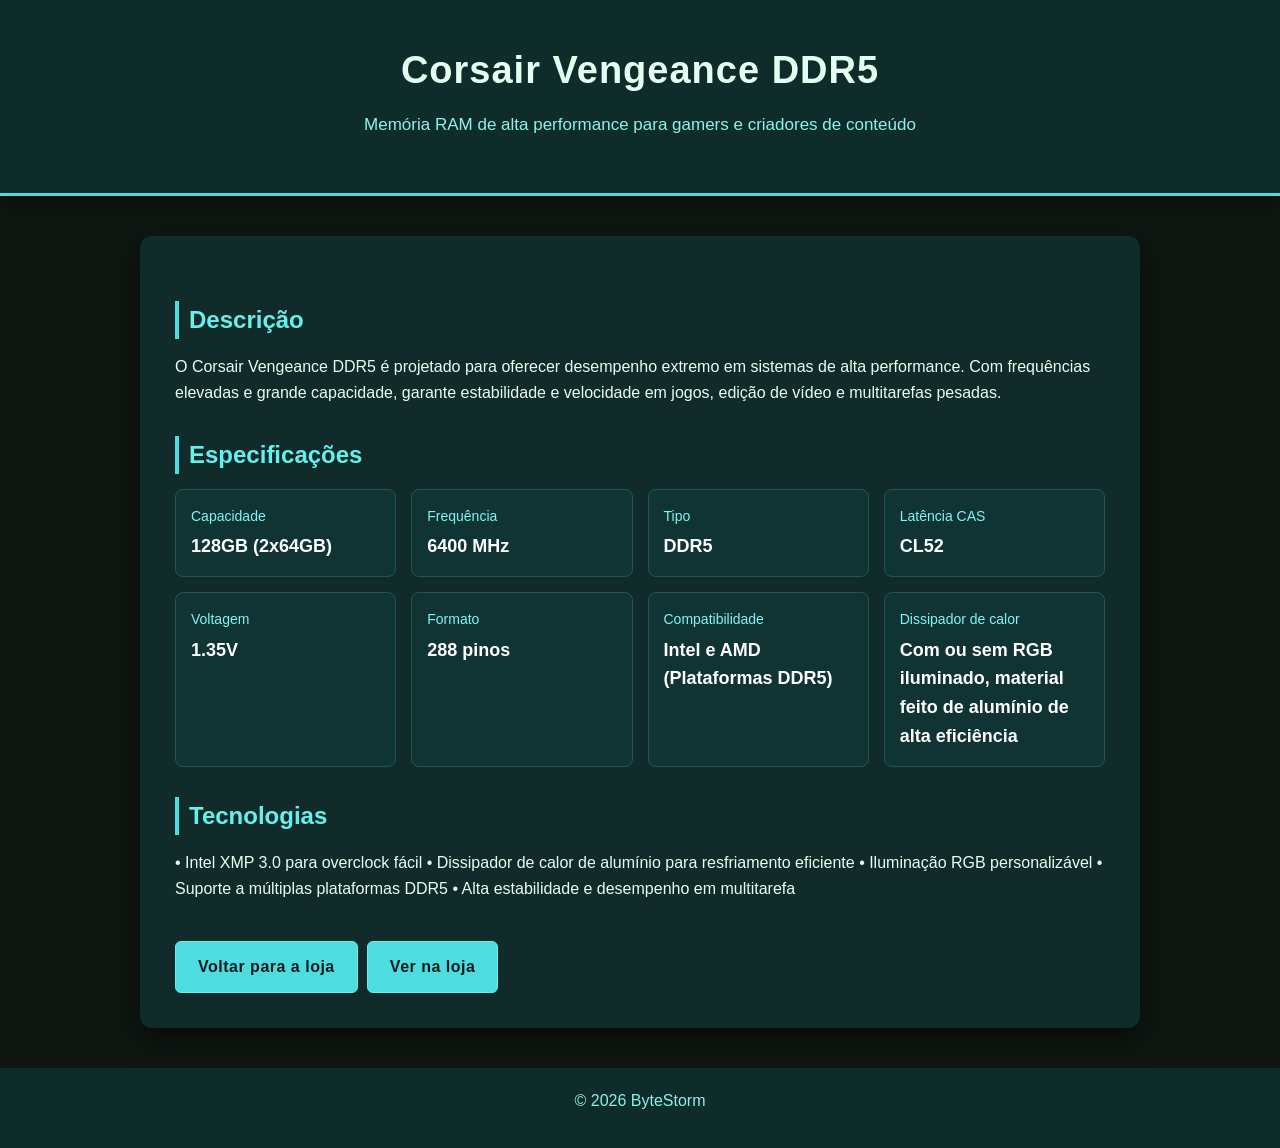
<file: corsairvengeance.html>
<!DOCTYPE html>
<html lang="pt-br">

<head>
    <meta charset="UTF-8">
    <title>Corsair Vengeance DDR5</title>
    <link rel="stylesheet" href="corsairvengeance.css">
</head>

<body>

    <header>
        <h1>Corsair Vengeance DDR5</h1>
        <p>Memória RAM de alta performance para gamers e criadores de conteúdo</p>
    </header>

    <section class="produto">

        <h2>Descrição</h2>

        <p>
            O Corsair Vengeance DDR5 é projetado para oferecer desempenho extremo
            em sistemas de alta performance. Com frequências elevadas e grande
            capacidade, garante estabilidade e velocidade em jogos, edição de vídeo
            e multitarefas pesadas.
        </p>

        <h2>Especificações</h2>

        <div class="especificacoes">

            <div class="item">
                <div class="label">Capacidade</div>
                <div class="value">128GB (2x64GB)</div>
            </div>

            <div class="item">
                <div class="label">Frequência</div>
                <div class="value">6400 MHz</div>
            </div>

            <div class="item">
                <div class="label">Tipo</div>
                <div class="value">DDR5</div>
            </div>

            <div class="item">
                <div class="label">Latência CAS</div>
                <div class="value">CL52</div>
            </div>

            <div class="item">
                <div class="label">Voltagem</div>
                <div class="value">1.35V</div>
            </div>

            <div class="item">
                <div class="label">Formato</div>
                <div class="value">288 pinos</div>
            </div>

            <div class="item">
                <div class="label">Compatibilidade</div>
                <div class="value">Intel e AMD (Plataformas DDR5)</div>
            </div>

            <div class="item">
                <div class="label">Dissipador de calor</div>
                <div class="value">Com ou sem RGB iluminado, material feito de alumínio de alta eficiência</div>
            </div>

        </div>

        <h2>Tecnologias</h2>

        <p>
            • Intel XMP 3.0 para overclock fácil
            • Dissipador de calor de alumínio para resfriamento eficiente
            • Iluminação RGB personalizável
            • Suporte a múltiplas plataformas DDR5
            • Alta estabilidade e desempenho em multitarefa
        </p>

        <a href="index.html" class="botao-voltar">Voltar para a loja</a>
        <a href="https://www.amazon.com.br/CORSAIR-Mem%C3%B3ria-Vengeance-CL42-52-52-104-Computer/dp/B0F943FMNC/ref=asc_df_B0F943FMNC?mcid=95d3bc94dc3e381ea5c089c693276c00&tag=googleshopp00-20&linkCode=df0&hvadid=709884378160&hvpos=&hvnetw=g&hvrand=17906662406310434394&hvpone=&hvptwo=&hvqmt=&hvdev=c&hvdvcmdl=&hvlocint=&hvlocphy=9198625&hvtargid=pla-2426463460753&psc=1&language=pt_BR&gad_source=1" class="botao-voltar" id="botao-loja">Ver na loja</a>

    </section>

    <footer>
        <p>© 2026 ByteStorm</p>
    </footer>

</body>

</html>
</file>
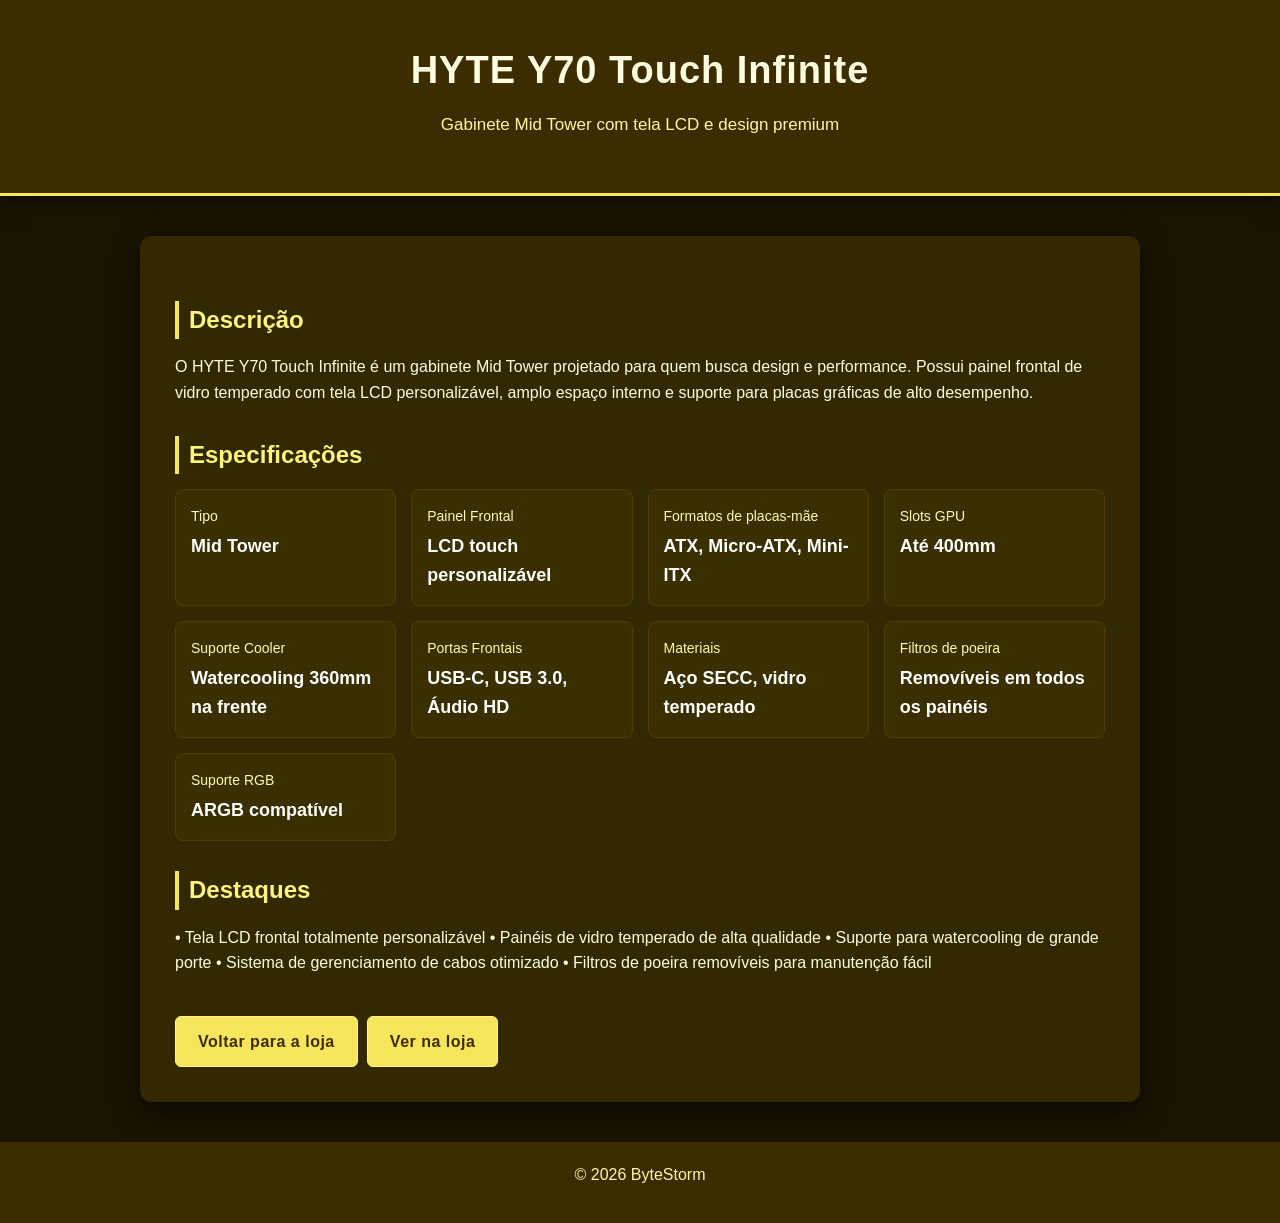
<file: hytey70.html>
<!DOCTYPE html>
<html lang="pt-br">

<head>
    <meta charset="UTF-8">
    <title>HYTE Y70 Touch Infinite</title>
    <link rel="stylesheet" href="hytey70.css">
</head>

<body>

    <header>
        <h1>HYTE Y70 Touch Infinite</h1>
        <p>Gabinete Mid Tower com tela LCD e design premium</p>
    </header>

    <section class="produto">

        <h2>Descrição</h2>

        <p>
            O HYTE Y70 Touch Infinite é um gabinete Mid Tower projetado para
            quem busca design e performance. Possui painel frontal de vidro temperado
            com tela LCD personalizável, amplo espaço interno e suporte para
            placas gráficas de alto desempenho.
        </p>

        <h2>Especificações</h2>

        <div class="especificacoes">

            <div class="item">
                <div class="label">Tipo</div>
                <div class="value">Mid Tower</div>
            </div>

            <div class="item">
                <div class="label">Painel Frontal</div>
                <div class="value">LCD touch personalizável</div>
            </div>

            <div class="item">
                <div class="label">Formatos de placas-mãe</div>
                <div class="value">ATX, Micro-ATX, Mini-ITX</div>
            </div>

            <div class="item">
                <div class="label">Slots GPU</div>
                <div class="value">Até 400mm</div>
            </div>

            <div class="item">
                <div class="label">Suporte Cooler</div>
                <div class="value">Watercooling 360mm na frente</div>
            </div>

            <div class="item">
                <div class="label">Portas Frontais</div>
                <div class="value">USB-C, USB 3.0, Áudio HD</div>
            </div>

            <div class="item">
                <div class="label">Materiais</div>
                <div class="value">Aço SECC, vidro temperado</div>
            </div>

            <div class="item">
                <div class="label">Filtros de poeira</div>
                <div class="value">Removíveis em todos os painéis</div>
            </div>

            <div class="item">
                <div class="label">Suporte RGB</div>
                <div class="value">ARGB compatível</div>
            </div>

        </div>

        <h2>Destaques</h2>

        <p>
            • Tela LCD frontal totalmente personalizável
            • Painéis de vidro temperado de alta qualidade
            • Suporte para watercooling de grande porte
            • Sistema de gerenciamento de cabos otimizado
            • Filtros de poeira removíveis para manutenção fácil
        </p>

        <a href="index.html" class="botao-voltar">Voltar para a loja</a>
        <a href="https://www.kabum.com.br/produto/1015926/gabinete-hyte-y70-touch-infinite-panda-mid-tower-3x-vidro-temperado-tela-touch-14-9-60hz-cs-hyte-y70?gclsrc=aw.ds&&utm_id=23368281774&gad_source=1&gad_campaignid=23368284951&gclid=CjwKCAjwpcTNBhA5EiwAdO1S9sUlcnV1-GkqFTALbG8qzipHEhk17dQFDIUKGrwynlhO51JvW4ZhuxoC8z8QAvD_BwE"
            class="botao-voltar" id="botao-loja">Ver na loja</a>

    </section>

    <footer>
        <p>© 2026 ByteStorm</p>
    </footer>

</body>

</html>
</file>
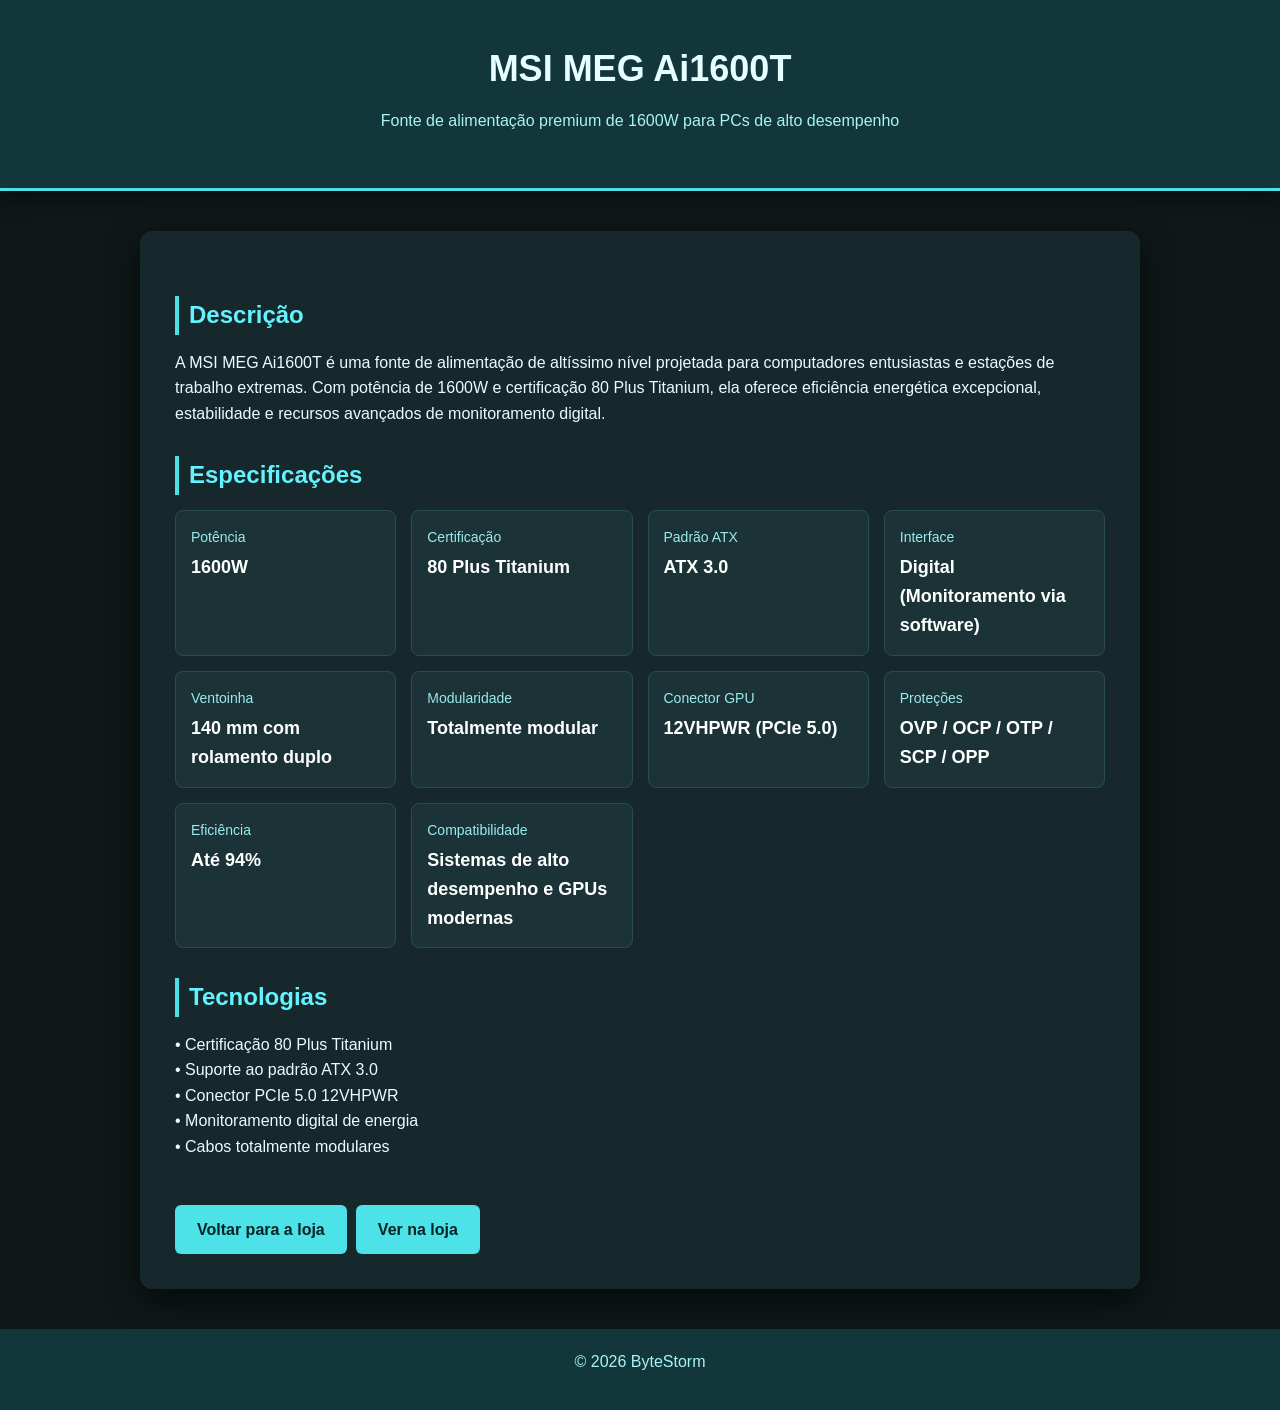
<file: msimegai1600t.html>
<!DOCTYPE html>
<html lang="pt-br">

<head>
    <meta charset="UTF-8">
    <title>MSI MEG Ai1600T</title>
    <link rel="stylesheet" href="msimegai1600t.css">
</head>

<body>

    <header>
        <h1>MSI MEG Ai1600T</h1>
        <p>Fonte de alimentação premium de 1600W para PCs de alto desempenho</p>
    </header>

    <section class="produto">

        <h2>Descrição</h2>

        <p>
            A MSI MEG Ai1600T é uma fonte de alimentação de altíssimo nível projetada
            para computadores entusiastas e estações de trabalho extremas. Com potência
            de 1600W e certificação 80 Plus Titanium, ela oferece eficiência energética
            excepcional, estabilidade e recursos avançados de monitoramento digital.
        </p>

        <h2>Especificações</h2>

        <div class="especificacoes">

            <div class="item">
                <div class="label">Potência</div>
                <div class="value">1600W</div>
            </div>

            <div class="item">
                <div class="label">Certificação</div>
                <div class="value">80 Plus Titanium</div>
            </div>

            <div class="item">
                <div class="label">Padrão ATX</div>
                <div class="value">ATX 3.0</div>
            </div>

            <div class="item">
                <div class="label">Interface</div>
                <div class="value">Digital (Monitoramento via software)</div>
            </div>

            <div class="item">
                <div class="label">Ventoinha</div>
                <div class="value">140 mm com rolamento duplo</div>
            </div>

            <div class="item">
                <div class="label">Modularidade</div>
                <div class="value">Totalmente modular</div>
            </div>

            <div class="item">
                <div class="label">Conector GPU</div>
                <div class="value">12VHPWR (PCIe 5.0)</div>
            </div>

            <div class="item">
                <div class="label">Proteções</div>
                <div class="value">OVP / OCP / OTP / SCP / OPP</div>
            </div>

            <div class="item">
                <div class="label">Eficiência</div>
                <div class="value">Até 94%</div>
            </div>

            <div class="item">
                <div class="label">Compatibilidade</div>
                <div class="value">Sistemas de alto desempenho e GPUs modernas</div>
            </div>

        </div>

        <h2>Tecnologias</h2>

        <p>
            • Certificação 80 Plus Titanium
            <br>
            • Suporte ao padrão ATX 3.0
            <br>
            • Conector PCIe 5.0 12VHPWR
            <br>
            • Monitoramento digital de energia
            <br>
            • Cabos totalmente modulares
        </p>

        <a href="index.html" class="botao-voltar">Voltar para a loja</a>
        <a href="https://www.terabyteshop.com.br/produto/37320/fonte-msi-meg-ai1600t-pcie5-1600w-80-plus-titanium-pfc-ativo-atx-31-full-modular-preto?srsltid=AfmBOorqwCPbJjFgX1aM3uSD6ehZ9igE8Vl_jjz82oI2KW7-aJr_yy9U" class="botao-voltar" id="botao-loja">Ver na loja</a>

    </section>

    <footer>
        <p>© 2026 ByteStorm</p>
    </footer>

</body>

</html>
</file>
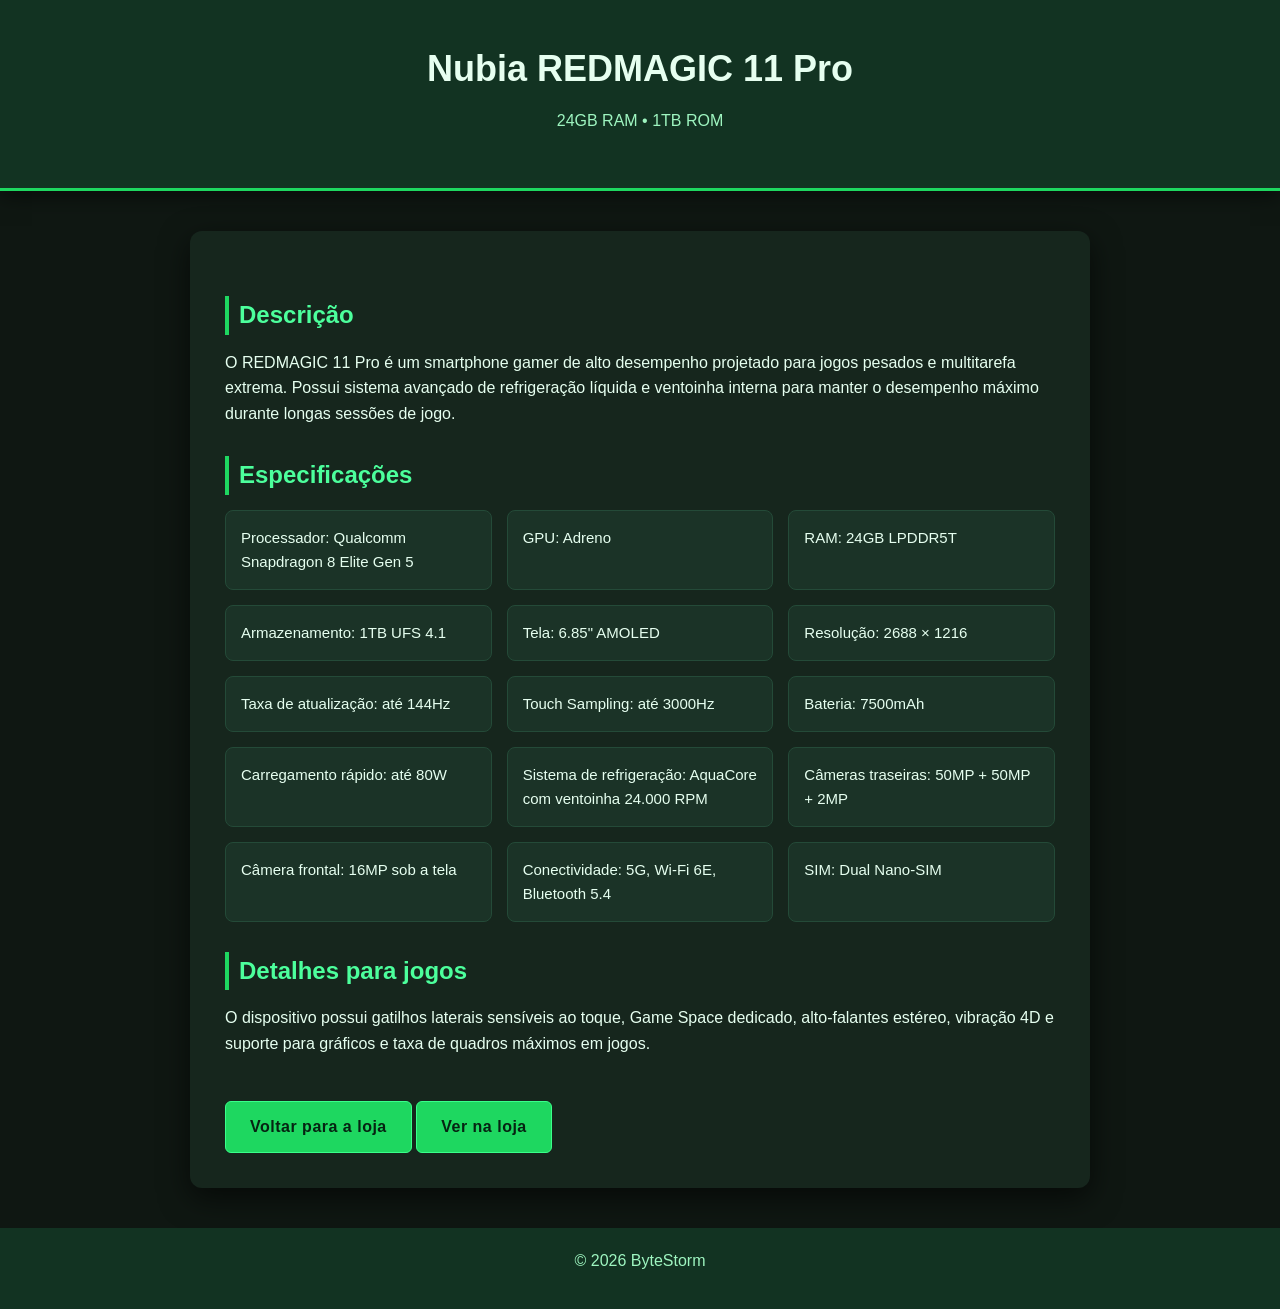
<file: redmagic11pro.html>
<!DOCTYPE html>
<html lang="pt-br">

<head>
    <meta charset="UTF-8">
    <title>Redmagic 11 Pro 24GB 1TB</title>
    <link rel="stylesheet" href="redmagic11pro.css">
</head>

<body>

    <header>
        <h1>Nubia REDMAGIC 11 Pro</h1>
        <p>24GB RAM • 1TB ROM</p>
    </header>

    <section class="produto">

        <h2>Descrição</h2>

        <p>
            O REDMAGIC 11 Pro é um smartphone gamer de alto desempenho
            projetado para jogos pesados e multitarefa extrema.
            Possui sistema avançado de refrigeração líquida e ventoinha
            interna para manter o desempenho máximo durante longas sessões
            de jogo.
        </p>

        <h2>Especificações</h2>

        <ul>

            <li>Processador: Qualcomm Snapdragon 8 Elite Gen 5</li>
            <li>GPU: Adreno</li>
            <li>RAM: 24GB LPDDR5T</li>
            <li>Armazenamento: 1TB UFS 4.1</li>
            <li>Tela: 6.85" AMOLED</li>
            <li>Resolução: 2688 × 1216</li>
            <li>Taxa de atualização: até 144Hz</li>
            <li>Touch Sampling: até 3000Hz</li>
            <li>Bateria: 7500mAh</li>
            <li>Carregamento rápido: até 80W</li>
            <li>Sistema de refrigeração: AquaCore com ventoinha 24.000 RPM</li>
            <li>Câmeras traseiras: 50MP + 50MP + 2MP</li>
            <li>Câmera frontal: 16MP sob a tela</li>
            <li>Conectividade: 5G, Wi-Fi 6E, Bluetooth 5.4</li>
            <li>SIM: Dual Nano-SIM</li>

        </ul>

        <h2>Detalhes para jogos</h2>

        <p>
            O dispositivo possui gatilhos laterais sensíveis ao toque,
            Game Space dedicado, alto-falantes estéreo, vibração 4D
            e suporte para gráficos e taxa de quadros máximos em jogos.
        </p>

        <a href="index.html">Voltar para a loja</a>
        <a
            href="https://www.mercadolivre.com.br/redmagic-11-pro-241tb-5g-144hz-refrigeracion-liquida-ipx8/up/MLBU3755248104?pdp_filters=item_id%3AMLB6193465894&from=gshop&matt_tool=31485049&matt_internal_campaign_id=&matt_word=&matt_source=google&matt_campaign_id=22090354244&matt_ad_group_id=173090558076&matt_match_type=&matt_network=g&matt_device=c&matt_creative=727882729155&matt_keyword=&matt_ad_position=&matt_ad_type=pla&matt_merchant_id=5616785581&matt_product_id=MLBU3755248104&matt_product_partition_id=2443699668127&matt_target_id=aud-1966489759667:pla-2443699668127&cq_src=google_ads&cq_cmp=22090354244&cq_net=g&cq_plt=gp&cq_med=pla&gad_source=1&gad_campaignid=22090354244&gclid=CjwKCAjwpcTNBhA5EiwAdO1S9vXsdb0FOAB-IXit71W2wtLblcstYB4TnEMCABhDk47QjLe1ba-UjxoCDGYQAvD_BwE" id="botao-loja">Ver
            na loja</a>

    </section>

    <footer>
        <p>© 2026 ByteStorm</p>
    </footer>

</body>

</html>
</file>
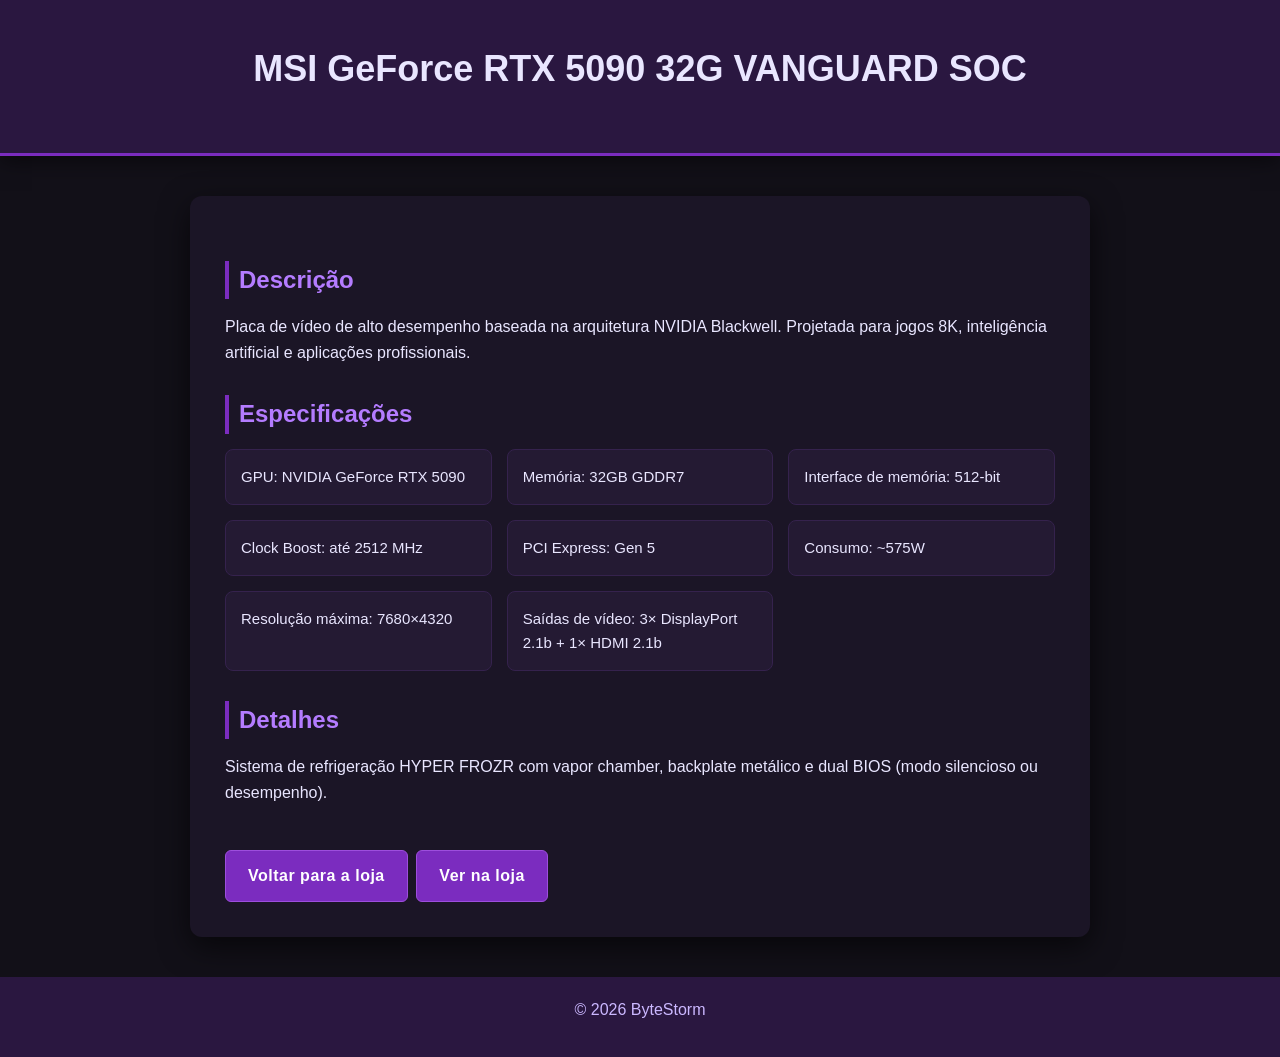
<file: rtx5090.html>
<!DOCTYPE html>
<html lang="pt-br">

<head>
    <meta charset="UTF-8">
    <title>MSI RTX 5090 Vanguard</title>
    <link rel="stylesheet" href="rtx5090.css">
</head>

<body>

    <header>
        <h1>MSI GeForce RTX 5090 32G VANGUARD SOC</h1>
    </header>

    <section class="produto">

        <h2>Descrição</h2>

        <p>
            Placa de vídeo de alto desempenho baseada na arquitetura NVIDIA Blackwell.
            Projetada para jogos 8K, inteligência artificial e aplicações profissionais.
        </p>

        <h2>Especificações</h2>

        <ul>

            <li>GPU: NVIDIA GeForce RTX 5090</li>
            <li>Memória: 32GB GDDR7</li>
            <li>Interface de memória: 512-bit</li>
            <li>Clock Boost: até 2512 MHz</li>
            <li>PCI Express: Gen 5</li>
            <li>Consumo: ~575W</li>
            <li>Resolução máxima: 7680×4320</li>
            <li>Saídas de vídeo: 3× DisplayPort 2.1b + 1× HDMI 2.1b</li>

        </ul>

        <h2>Detalhes</h2>

        <p>
            Sistema de refrigeração HYPER FROZR com vapor chamber,
            backplate metálico e dual BIOS (modo silencioso ou desempenho).
        </p>
        <a href="index.html">Voltar para a loja</a>
        <a href="https://www.kabum.com.br/produto/1004525/placa-de-video-rtx-5090-32gb-vanguard-msi?gclsrc=aw.ds&gad_source=1&gad_campaignid=23590545490&gclid=CjwKCAjwpcTNBhA5EiwAdO1S9g5IPRdSWnvo6BwTAzI0IZvF7xEGfAclDH9yLDjqMf_kPxunqTBZdxoCV08"
            id="botao-loja">Ver na loja</a>

    </section>

    <footer>
        <p>© 2026 ByteStorm</p>
    </footer>
</body>

</html>
</file>
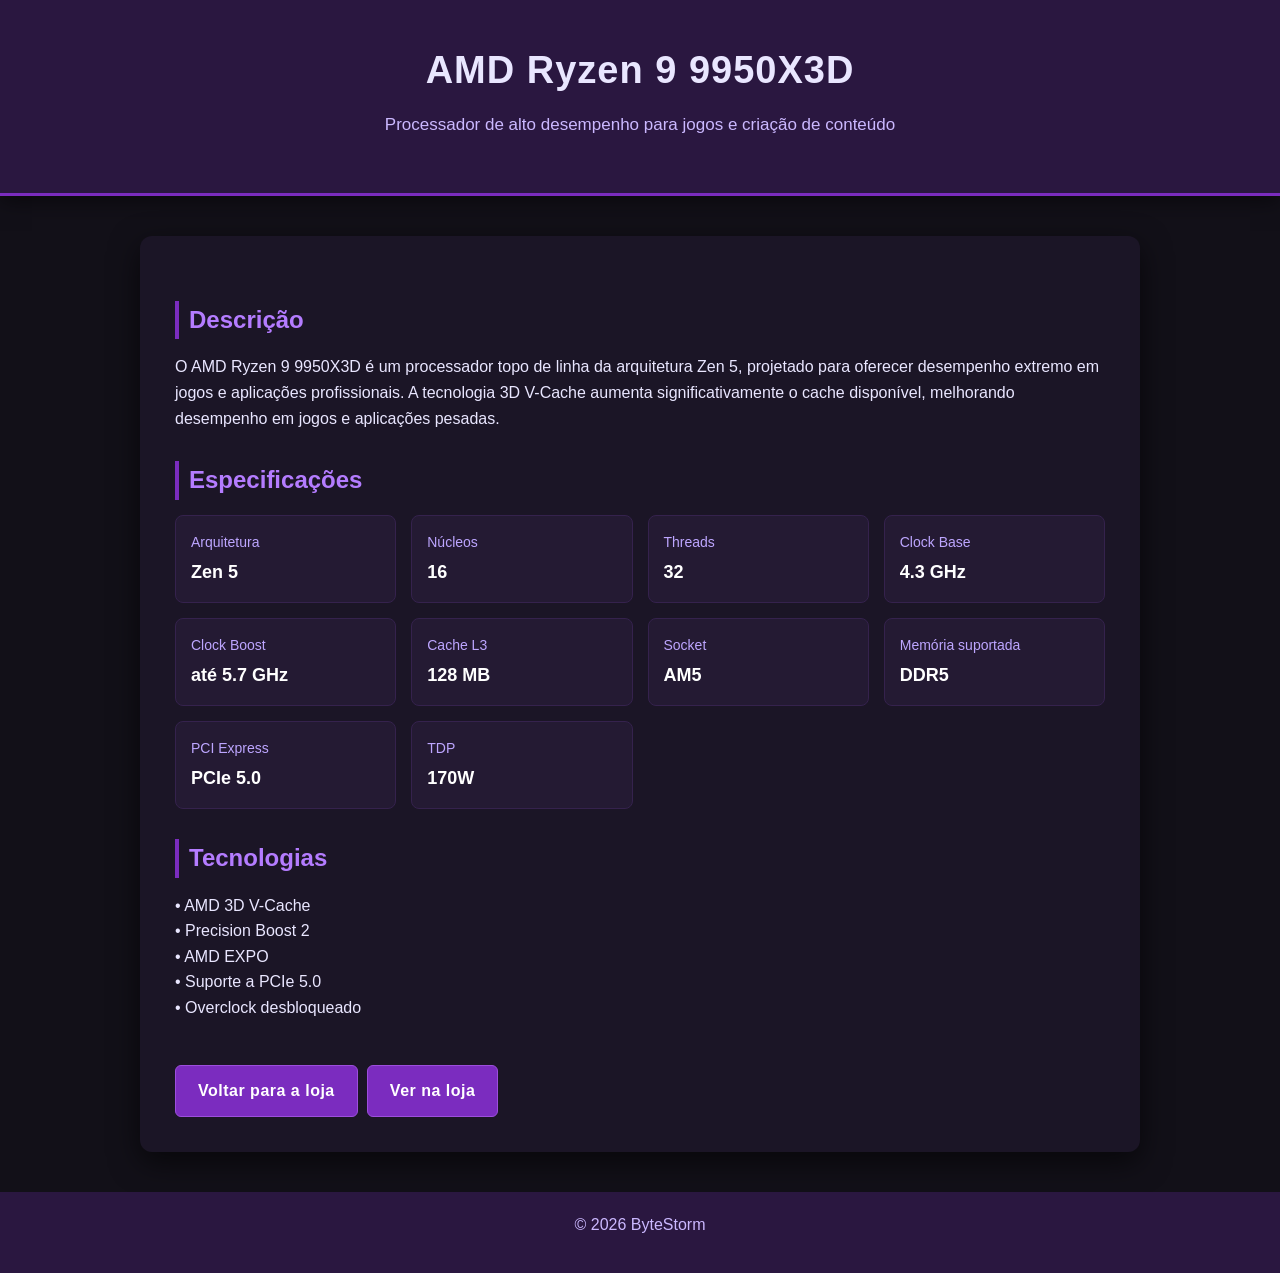
<file: ryzen9950x3d.html>
<!DOCTYPE html>
<html lang="pt-br">

<head>
    <meta charset="UTF-8">
    <title>AMD Ryzen 9 9950X3D</title>
    <link rel="stylesheet" href="ryzen9950x3d.css">
</head>

<body>

    <header>
        <h1>AMD Ryzen 9 9950X3D</h1>
        <p>Processador de alto desempenho para jogos e criação de conteúdo</p>
    </header>

    <section class="produto">

        <h2>Descrição</h2>

        <p>
            O AMD Ryzen 9 9950X3D é um processador topo de linha da arquitetura Zen 5,
            projetado para oferecer desempenho extremo em jogos e aplicações profissionais.
            A tecnologia 3D V-Cache aumenta significativamente o cache disponível,
            melhorando desempenho em jogos e aplicações pesadas.
        </p>

        <h2>Especificações</h2>

        <div class="especificacoes">

            <div class="item">
                <div class="label">Arquitetura</div>
                <div class="value">Zen 5</div>
            </div>

            <div class="item">
                <div class="label">Núcleos</div>
                <div class="value">16</div>
            </div>

            <div class="item">
                <div class="label">Threads</div>
                <div class="value">32</div>
            </div>

            <div class="item">
                <div class="label">Clock Base</div>
                <div class="value">4.3 GHz</div>
            </div>

            <div class="item">
                <div class="label">Clock Boost</div>
                <div class="value">até 5.7 GHz</div>
            </div>

            <div class="item">
                <div class="label">Cache L3</div>
                <div class="value">128 MB</div>
            </div>

            <div class="item">
                <div class="label">Socket</div>
                <div class="value">AM5</div>
            </div>

            <div class="item">
                <div class="label">Memória suportada</div>
                <div class="value">DDR5</div>
            </div>

            <div class="item">
                <div class="label">PCI Express</div>
                <div class="value">PCIe 5.0</div>
            </div>

            <div class="item">
                <div class="label">TDP</div>
                <div class="value">170W</div>
            </div>

        </div>

        <h2>Tecnologias</h2>

        <p>
            • AMD 3D V-Cache
            <br>
            • Precision Boost 2
            <br>
            • AMD EXPO
            <br>
            • Suporte a PCIe 5.0
            <br>
            • Overclock desbloqueado
        </p>

        <a href="index.html" class="botao-voltar">Voltar para a loja</a>
        <a href="https://www.kabum.com.br/produto/708039/processador-amd-ryzen-9-9950x3d-4-4-ghz-max-boos-clock-ate-5-5-ghz-cache-144mb-16-nucleos-threads-32-am5-100-100000719wof" id="botao-loja">Ver na loja</a>
    </section>

    <footer>
        <p>© 2026 ByteStorm</p>
    </footer>

</body>

</html>
</file>
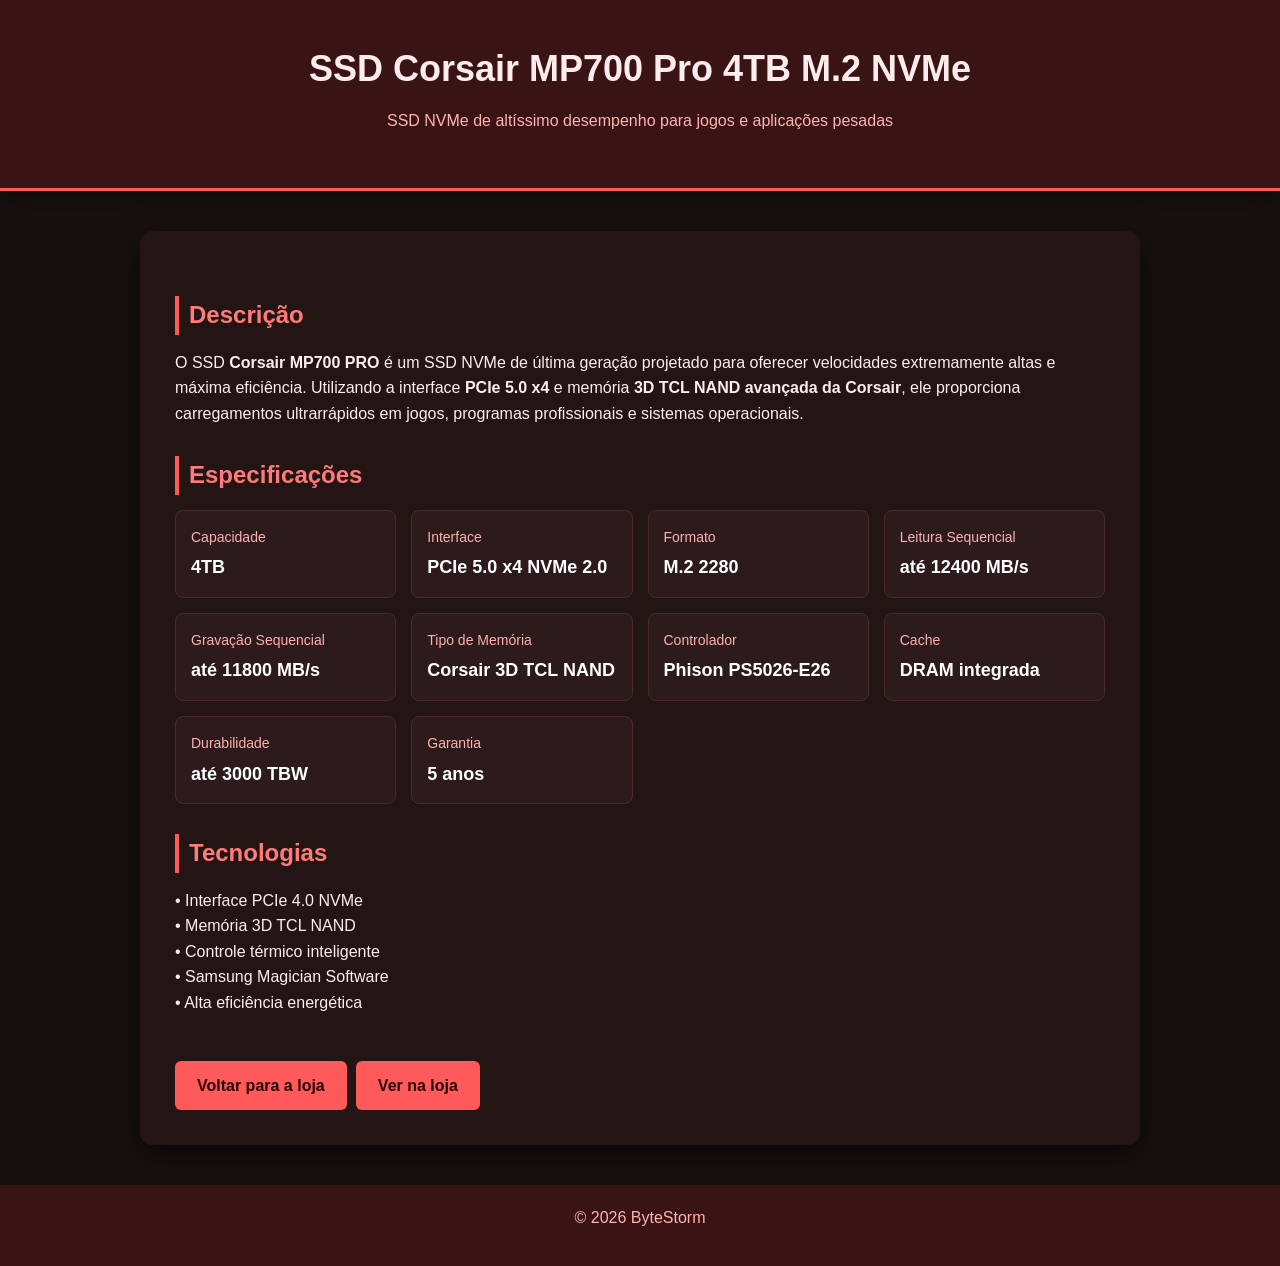
<file: ssdsansumg990pro.html>
<!DOCTYPE html>
<html lang="pt-br">

<head>
    <meta charset="UTF-8">
    <title>Corsair M700 PRO</title>
    <link rel="stylesheet" href="ssdsansumg990pro.css">
</head>

<body>

    <header>
        <h1>SSD Corsair MP700 Pro 4TB M.2 NVMe</h1>
        <p>SSD NVMe de altíssimo desempenho para jogos e aplicações pesadas</p>
    </header>

    <section class="produto">

        <h2>Descrição</h2>

        <p>
            O SSD <strong>Corsair MP700 PRO</strong> é um SSD NVMe de última geração projetado para oferecer
            velocidades extremamente altas e máxima eficiência. Utilizando a interface
            <strong>PCIe 5.0 x4</strong> e memória <strong>3D TCL NAND avançada da Corsair</strong>, ele proporciona carregamentos
            ultrarrápidos em jogos, programas profissionais e sistemas operacionais.
        </p>

        <h2>Especificações</h2>

        <div class="especificacoes">

            <div class="item">
                <div class="label">Capacidade</div>
                <div class="value">4TB</div>
            </div>

            <div class="item">
                <div class="label">Interface</div>
                <div class="value">PCIe 5.0 x4 NVMe 2.0</div>
            </div>

            <div class="item">
                <div class="label">Formato</div>
                <div class="value">M.2 2280</div>
            </div>

            <div class="item">
                <div class="label">Leitura Sequencial</div>
                <div class="value">até 12400 MB/s</div>
            </div>

            <div class="item">
                <div class="label">Gravação Sequencial</div>
                <div class="value">até 11800 MB/s</div>
            </div>

            <div class="item">
                <div class="label">Tipo de Memória</div>
                <div class="value">Corsair 3D TCL NAND</div>
            </div>

            <div class="item">
                <div class="label">Controlador</div>
                <div class="value">Phison PS5026-E26</div>
            </div>

            <div class="item">
                <div class="label">Cache</div>
                <div class="value">DRAM integrada</div>
            </div>

            <div class="item">
                <div class="label">Durabilidade</div>
                <div class="value">até 3000 TBW</div>
            </div>

            <div class="item">
                <div class="label">Garantia</div>
                <div class="value">5 anos</div>
            </div>

        </div>

        <h2>Tecnologias</h2>

        <p>
            • Interface PCIe 4.0 NVMe
            <br>
            • Memória 3D TCL NAND
            <br>
            • Controle térmico inteligente
            <br>
            • Samsung Magician Software
            <br>
            • Alta eficiência energética
        </p>

        <a href="index.html" class="botao-voltar">Voltar para a loja</a>
        <a href="https://www.kabum.com.br/produto/542130/ssd-corsair-mp700-pro-4tb-m-2-nvme-leitura-12400mb-s-e-gravacao-11800mb-s-preto-cssd-f4000gbmp700pnh?gclsrc=aw.ds&&utm_id=22429436066&gad_source=1&gad_campaignid=22429436066&gclid=CjwKCAjwpcTNBhA5EiwAdO1S9o9ZehrCho7mNpqUmnbdIz7YbdRDF5rsy-NwZymLWAfdmlOQDfV6TRoCVEsQAvD_BwE" class="botao-voltar" id="botao-loja">Ver na loja</a>

    </section>

    <footer>
        <p>© 2026 ByteStorm</p>
    </footer>

</body>

</html>
</file>
<file: corsairvengeance.css>
* {
    margin: 0;
    padding: 0;
    box-sizing: border-box;
}

body {
    font-family: Arial, Helvetica, sans-serif;
    background: #0f1712;
    color: #e6fff0;
    line-height: 1.6;
}

header {
    text-align: center;
    padding: 40px 20px;
    background: #0d2c2a;
    border-bottom: 3px solid #4ddde0;
    box-shadow: 0 5px 20px rgba(0, 0, 0, 0.5);
}

header h1 {
    font-size: 38px;
    margin-bottom: 10px;
    letter-spacing: 1px;
}

header p {
    color: #8ef2e8;
    font-size: 17px;
}

.produto {
    max-width: 1000px;
    margin: 40px auto;
    padding: 35px;
    background: #102b2a;
    border-radius: 12px;
    box-shadow: 0 10px 30px rgba(0, 0, 0, 0.6);
    animation: aparecer 0.7s ease;
}

h2 {
    margin-top: 30px;
    margin-bottom: 15px;
    color: #66f0ec;
    border-left: 4px solid #4ddde0;
    padding-left: 10px;
}

p {
    margin-bottom: 15px;
}

.especificacoes {
    display: grid;
    grid-template-columns: repeat(auto-fit, minmax(200px, 1fr));
    gap: 15px;
    margin-top: 15px;
}

.item {
    background: #103433;
    padding: 15px;
    border-radius: 8px;
    border: 1px solid #1f5756;
    transition: all 0.25s ease;
}

.item:hover {
    transform: translateY(-4px);
    border-color: #4ddde0;
    box-shadow: 0 6px 20px rgba(77, 221, 224, 0.35);
}

.label {
    font-size: 14px;
    color: #80f5f3;
    margin-bottom: 5px;
}

.value {
    font-size: 18px;
    font-weight: bold;
    color: #ffffff;
}

.botao-voltar {
    display: inline-block;
    margin-top: 25px;
    padding: 12px 22px;
    background: #4ddde0;
    color: #0a1b1a;
    text-decoration: none;
    border-radius: 6px;
    font-weight: bold;
    letter-spacing: 0.5px;
    border: 1px solid #66f0ec;
    transition: all 0.25s ease;
}

.botao-voltar:hover {
    background: #66f0ec;
    transform: translateY(-2px);
    box-shadow: 0 6px 18px rgba(102, 240, 236, 0.45);
}

.botao-voltar:active {
    transform: scale(0.96);
}

#botao-loja {
    margin-left: 0.5%;
}

footer {
    text-align: center;
    padding: 20px;
    margin-top: 40px;
    background: #0d2c2a;
    color: #8ef2e8;
}

@keyframes aparecer {
    from {
        opacity: 0;
        transform: translateY(20px);
    }

    to {
        opacity: 1;
        transform: translateY(0);
    }
}
</file>
<file: hytey70.css>
*{
    margin:0;
    padding:0;
    box-sizing:border-box;
}

body{
    font-family: Arial, Helvetica, sans-serif;
    background:#1a1400;
    color:#fffde0;
    line-height:1.6;
}

header{
    text-align:center;
    padding:40px 20px;
    background:#3b2d00;
    border-bottom:3px solid #f7e55c;
    box-shadow:0 5px 20px rgba(0,0,0,0.5);
}

header h1{
    font-size:38px;
    margin-bottom:10px;
    letter-spacing:1px;
}

header p{
    color:#fff8a5;
    font-size:17px;
}

.produto{
    max-width:1000px;
    margin:40px auto;
    padding:35px;
    background:#322900;
    border-radius:12px;
    box-shadow:0 10px 30px rgba(0,0,0,0.6);
    animation:aparecer 0.7s ease;
}

h2{
    margin-top:30px;
    margin-bottom:15px;
    color:#fff57c;
    border-left:4px solid #f7e55c;
    padding-left:10px;
}

p{
    margin-bottom:15px;
}

.especificacoes{
    display:grid;
    grid-template-columns:repeat(auto-fit,minmax(200px,1fr));
    gap:15px;
    margin-top:15px;
}

.item{
    background:#3a2f00;
    padding:15px;
    border-radius:8px;
    border:1px solid #4d3f00;
    transition:all 0.25s ease;
}

.item:hover{
    transform:translateY(-4px);
    border-color:#f7e55c;
    box-shadow:0 6px 20px rgba(247,229,92,0.35);
}

.label{
    font-size:14px;
    color:#fff9b3;
    margin-bottom:5px;
}

.value{
    font-size:18px;
    font-weight:bold;
    color:#ffffff;
}

.botao-voltar{
    display:inline-block;
    margin-top:25px;
    padding:12px 22px;
    background:#f7e55c;
    color:#3b2d00;
    text-decoration:none;
    border-radius:6px;
    font-weight:bold;
    letter-spacing:0.5px;
    border:1px solid #fff57c;
    transition:all 0.25s ease;
}

.botao-voltar:hover{
    background:#fff57c;
    transform:translateY(-2px);
    box-shadow:0 6px 18px rgba(255,245,124,0.45);
}

.botao-voltar:active{
    transform:scale(0.96);
}

#botao-loja {
    margin-left: 0.5%   ;
}

footer{
    text-align:center;
    padding:20px;
    margin-top:40px;
    background:#3b2d00;
    color:#fff8a5;
}

@keyframes aparecer{
    from{
        opacity:0;
        transform:translateY(20px);
    }
    to{
        opacity:1;
        transform:translateY(0);
    }
}
</file>
<file: msimegai1600t.css>
* {
    margin: 0;
    padding: 0;
    box-sizing: border-box;
}

body {
    font-family: Arial, Helvetica, sans-serif;
    background: #0f1718;
    color: #e6feff;
    line-height: 1.6;
}

header {
    text-align: center;
    padding: 40px 20px;
    background: #12363a;
    border-bottom: 3px solid #4de1e8;
    box-shadow: 0 5px 20px rgba(0, 0, 0, 0.5);
}

header h1 {
    font-size: 36px;
    margin-bottom: 10px;
}

header p {
    color: #a7f4f7;
}

.produto {
    max-width: 1000px;
    margin: 40px auto;
    padding: 35px;
    background: #16282b;
    border-radius: 12px;
    box-shadow: 0 10px 30px rgba(0, 0, 0, 0.6);
    animation: aparecer 0.7s ease;
}

h2 {
    margin-top: 30px;
    margin-bottom: 15px;
    color: #63f3ff;
    border-left: 4px solid #4de1e8;
    padding-left: 10px;
}

p {
    margin-bottom: 15px;
}

.especificacoes {
    display: grid;
    grid-template-columns: repeat(auto-fit, minmax(220px, 1fr));
    gap: 15px;
    margin-top: 15px;
}

.item {
    background: #1b3336;
    padding: 15px;
    border-radius: 8px;
    border: 1px solid #2a4c50;
    transition: all 0.25s ease;
}

.item:hover {
    transform: translateY(-4px);
    border-color: #4de1e8;
    box-shadow: 0 6px 20px rgba(77, 225, 232, 0.35);
}

.label {
    font-size: 14px;
    color: #9beaed;
    margin-bottom: 5px;
}

.value {
    font-size: 18px;
    font-weight: bold;
    color: #ffffff;
}

.botao-voltar {
    display: inline-block;
    margin-top: 30px;
    padding: 12px 22px;
    background: #4de1e8;
    color: #052426;
    text-decoration: none;
    font-weight: bold;
    border-radius: 6px;
    transition: all 0.25s ease;
}

.botao-voltar:hover {
    background: #7af6ff;
    transform: translateY(-2px);
    box-shadow: 0 6px 18px rgba(77, 225, 232, 0.45);
}

.botao-voltar:active {
    transform: scale(0.96);
}

#botao-loja {
    margin-left: 0.5%;
}

footer {
    text-align: center;
    padding: 20px;
    margin-top: 40px;
    background: #12363a;
    color: #a7f4f7;
}

@keyframes aparecer {
    from {
        opacity: 0;
        transform: translateY(20px);
    }

    to {
        opacity: 1;
        transform: translateY(0);
    }
}
</file>
<file: redmagic11pro.css>
* {
    margin: 0;
    padding: 0;
    box-sizing: border-box;
}

body {
    font-family: Arial, Helvetica, sans-serif;
    background: #0f1712;
    color: #e6fff0;
    line-height: 1.6;
}

header {
    text-align: center;
    padding: 40px 20px;
    background: #123322;
    border-bottom: 3px solid #1ed760;
    box-shadow: 0 5px 20px rgba(0, 0, 0, 0.5);
}

header h1 {
    font-size: 36px;
    margin-bottom: 10px;
}

header p {
    color: #9ef5c0;
    margin-bottom: 15px;
}

header a {
    display: inline-block;
    padding: 10px 20px;
    background: #1ed760;
    color: #062312;
    text-decoration: none;
    font-weight: bold;
    border-radius: 6px;
    transition: all 0.25s ease;
}

header a:hover {
    background: #39ff8a;
    transform: scale(1.05);
}

.produto {
    max-width: 900px;
    margin: 40px auto;
    padding: 35px;
    background: #16261d;
    border-radius: 12px;
    box-shadow: 0 10px 30px rgba(0, 0, 0, 0.6);
    animation: aparecer 0.7s ease;
}

.produto a {
    display: inline-block;
    margin-top: 30px;
    padding: 12px 24px;
    background: #1ed760;
    color: #062312;
    text-decoration: none;
    font-weight: bold;
    letter-spacing: 0.5px;
    border-radius: 6px;
    border: 1px solid #39ff8a;
    transition: all 0.25s ease;
}

.produto a:hover {
    background: #39ff8a;
    transform: translateY(-2px);
    box-shadow: 0 6px 18px rgba(30, 215, 96, 0.45);
}

.produto a:active {
    transform: scale(0.96);
}

h2 {
    margin-top: 30px;
    margin-bottom: 15px;
    color: #4cff9c;
    border-left: 4px solid #1ed760;
    padding-left: 10px;
}

p {
    margin-bottom: 15px;
}

ul {
    list-style: none;
    display: grid;
    grid-template-columns: repeat(auto-fit, minmax(250px, 1fr));
    gap: 15px;
    margin-top: 15px;
}

li {
    background: #1b3327;
    padding: 15px;
    border-radius: 8px;
    border: 1px solid #244a38;
    transition: all 0.25s ease;
    font-size: 15px;
}

li:hover {
    transform: translateY(-4px);
    border-color: #1ed760;
    box-shadow: 0 6px 20px rgba(30, 215, 96, 0.35);
}

#botao-loja {
    margin-right: 0.5%;
}

footer {
    text-align: center;
    padding: 20px;
    margin-top: 40px;
    background: #123322;
    color: #9ef5c0;
}

@keyframes aparecer {
    from {
        opacity: 0;
        transform: translateY(20px);
    }

    to {
        opacity: 1;
        transform: translateY(0);
    }
}
</file>
<file: rtx5090.css>
* {
    margin: 0;
    padding: 0;
    box-sizing: border-box;
}

body {
    font-family: Arial, Helvetica, sans-serif;
    background: #121018;
    color: #e9e6ff;
    line-height: 1.6;
}

header {
    text-align: center;
    padding: 40px 20px;
    background: #2a1740;
    border-bottom: 3px solid #7b2cbf;
    box-shadow: 0 5px 20px rgba(0, 0, 0, 0.5);
}

header h1 {
    font-size: 36px;
    margin-bottom: 15px;
}

header a {
    display: inline-block;
    padding: 10px 18px;
    background: #7b2cbf;
    color: white;
    text-decoration: none;
    border-radius: 6px;
    font-weight: bold;
    transition: all 0.25s ease;
}

header a:hover {
    background: #9d4edd;
    transform: scale(1.05);
}

.produto {
    max-width: 900px;
    margin: 40px auto;
    padding: 35px;
    background: #1b1526;
    border-radius: 12px;
    box-shadow: 0 10px 30px rgba(0, 0, 0, 0.6);
    animation: aparecer 0.7s ease;
}

.produto a {
    display: inline-block;
    margin-top: 30px;
    padding: 12px 22px;

    background: #7b2cbf;
    color: white;

    text-decoration: none;
    font-weight: bold;
    letter-spacing: 0.5px;

    border-radius: 6px;
    border: 1px solid #9d4edd;

    transition: all 0.25s ease;
}

.produto a:hover {
    background: #9d4edd;
    transform: translateY(-2px);
    box-shadow: 0 6px 18px rgba(123, 44, 191, 0.45);
}

.produto a:active {
    transform: scale(0.96);
}

h2 {
    margin-top: 30px;
    margin-bottom: 15px;
    color: #b47cff;
    border-left: 4px solid #7b2cbf;
    padding-left: 10px;
}

p {
    margin-bottom: 15px;
}

ul {
    list-style: none;
    display: grid;
    grid-template-columns: repeat(auto-fit, minmax(250px, 1fr));
    gap: 15px;
    margin-top: 15px;
}

li {
    background: #241a33;
    padding: 15px;
    border-radius: 8px;
    border: 1px solid #35224d;
    transition: all 0.25s ease;
    font-size: 15px;
}


li:hover {
    transform: translateY(-4px);
    border-color: #7b2cbf;
    box-shadow: 0 6px 20px rgba(123, 44, 191, 0.35);
}

#botao-loja {
    margin-left: 0.5%;
}

footer {
    text-align: center;
    padding: 20px;
    margin-top: 40px;
    background: #2a1740;
    color: #cbb8ff;
}

@keyframes aparecer {
    from {
        opacity: 0;
        transform: translateY(20px);
    }

    to {
        opacity: 1;
        transform: translateY(0);
    }
}
</file>
<file: ryzen9950x3d.css>
* {
    margin: 0;
    padding: 0;
    box-sizing: border-box;
}

body {
    font-family: Arial, Helvetica, sans-serif;
    background: #121018;
    color: #e9e6ff;
    line-height: 1.6;
}

header {
    text-align: center;
    padding: 40px 20px;
    background: #2a1740;
    border-bottom: 3px solid #7b2cbf;
    box-shadow: 0 5px 20px rgba(0, 0, 0, 0.5);
}

header h1 {
    font-size: 38px;
    margin-bottom: 10px;
    letter-spacing: 1px;
}

header p {
    color: #cbb8ff;
    font-size: 17px;
}

.produto {
    max-width: 1000px;
    margin: 40px auto;
    padding: 35px;
    background: #1b1526;
    border-radius: 12px;
    box-shadow: 0 10px 30px rgba(0, 0, 0, 0.6);
    animation: aparecer 0.7s ease;
}

h2 {
    margin-top: 30px;
    margin-bottom: 15px;
    color: #b47cff;
    border-left: 4px solid #7b2cbf;
    padding-left: 10px;
}

p {
    margin-bottom: 15px;
}

.especificacoes {
    display: grid;
    grid-template-columns: repeat(auto-fit, minmax(200px, 1fr));
    gap: 15px;
    margin-top: 15px;
}

.item {
    background: #241a33;
    padding: 15px;
    border-radius: 8px;
    border: 1px solid #35224d;
    transition: all 0.25s ease;
}

.item:hover {
    transform: translateY(-4px);
    border-color: #7b2cbf;
    box-shadow: 0 6px 20px rgba(123, 44, 191, 0.35);
}

.label {
    font-size: 14px;
    color: #bda6ff;
    margin-bottom: 5px;
}

.value {
    font-size: 18px;
    font-weight: bold;
    color: #ffffff;
}

.produto a {
    display: inline-block;
    margin-top: 30px;
    padding: 12px 22px;
    background: #7b2cbf;
    color: white;
    text-decoration: none;
    font-weight: bold;
    letter-spacing: 0.5px;
    border-radius: 6px;
    border: 1px solid #9d4edd;
    transition: all 0.25s ease;
}

.produto a:hover {
    background: #9d4edd;
    transform: translateY(-2px);
    box-shadow: 0 6px 18px rgba(123, 44, 191, 0.45);
}

.produto a:active {
    transform: scale(0.96);
}

#botao-loja {
    margin-left: 0.5%;
}

footer {
    text-align: center;
    padding: 20px;
    margin-top: 40px;
    background: #2a1740;
    color: #cbb8ff;
}

@keyframes aparecer {
    from {
        opacity: 0;
        transform: translateY(20px);
    }

    to {
        opacity: 1;
        transform: translateY(0);
    }
}
</file>
<file: ssdsansumg990pro.css>
* {
    margin: 0;
    padding: 0;
    box-sizing: border-box;
}

body {
    font-family: Arial, Helvetica, sans-serif;
    background: #181010;
    color: #ffecec;
    line-height: 1.6;
}

header {
    text-align: center;
    padding: 40px 20px;
    background: #3a1414;
    border-bottom: 3px solid #ff5a5a;
    box-shadow: 0 5px 20px rgba(0, 0, 0, 0.5);
}

header h1 {
    font-size: 36px;
    margin-bottom: 10px;
}

header p {
    color: #ffb3b3;
}

.produto {
    max-width: 1000px;
    margin: 40px auto;
    padding: 35px;
    background: #241515;
    border-radius: 12px;
    box-shadow: 0 10px 30px rgba(0, 0, 0, 0.6);
    animation: aparecer 0.7s ease;
}

h2 {
    margin-top: 30px;
    margin-bottom: 15px;
    color: #ff7a7a;
    border-left: 4px solid #ff5a5a;
    padding-left: 10px;
}

p {
    margin-bottom: 15px;
}

.especificacoes {
    display: grid;
    grid-template-columns: repeat(auto-fit, minmax(220px, 1fr));
    gap: 15px;
    margin-top: 15px;
}

.item {
    background: #2d1b1b;
    padding: 15px;
    border-radius: 8px;
    border: 1px solid #4a2a2a;
    transition: all 0.25s ease;
}

.item:hover {
    transform: translateY(-4px);
    border-color: #ff5a5a;
    box-shadow: 0 6px 20px rgba(255, 90, 90, 0.35);
}

.label {
    font-size: 14px;
    color: #ffb0b0;
    margin-bottom: 5px;
}

.value {
    font-size: 18px;
    font-weight: bold;
    color: #ffffff;
}

.botao-voltar {
    display: inline-block;
    margin-top: 30px;
    padding: 12px 22px;
    background: #ff5a5a;
    color: #2b0000;
    text-decoration: none;
    font-weight: bold;
    border-radius: 6px;
    transition: all 0.25s ease;
}

.botao-voltar:hover {
    background: #ff7a7a;
    transform: translateY(-2px);
    box-shadow: 0 6px 18px rgba(255, 90, 90, 0.45);
}

.botao-voltar:active {
    transform: scale(0.96);
}

#botao-loja {
    margin-left: 0.5%;
}

footer {
    text-align: center;
    padding: 20px;
    margin-top: 40px;
    background: #3a1414;
    color: #ffb3b3;
}

@keyframes aparecer {
    from {
        opacity: 0;
        transform: translateY(20px);
    }

    to {
        opacity: 1;
        transform: translateY(0);
    }
}
</file>
